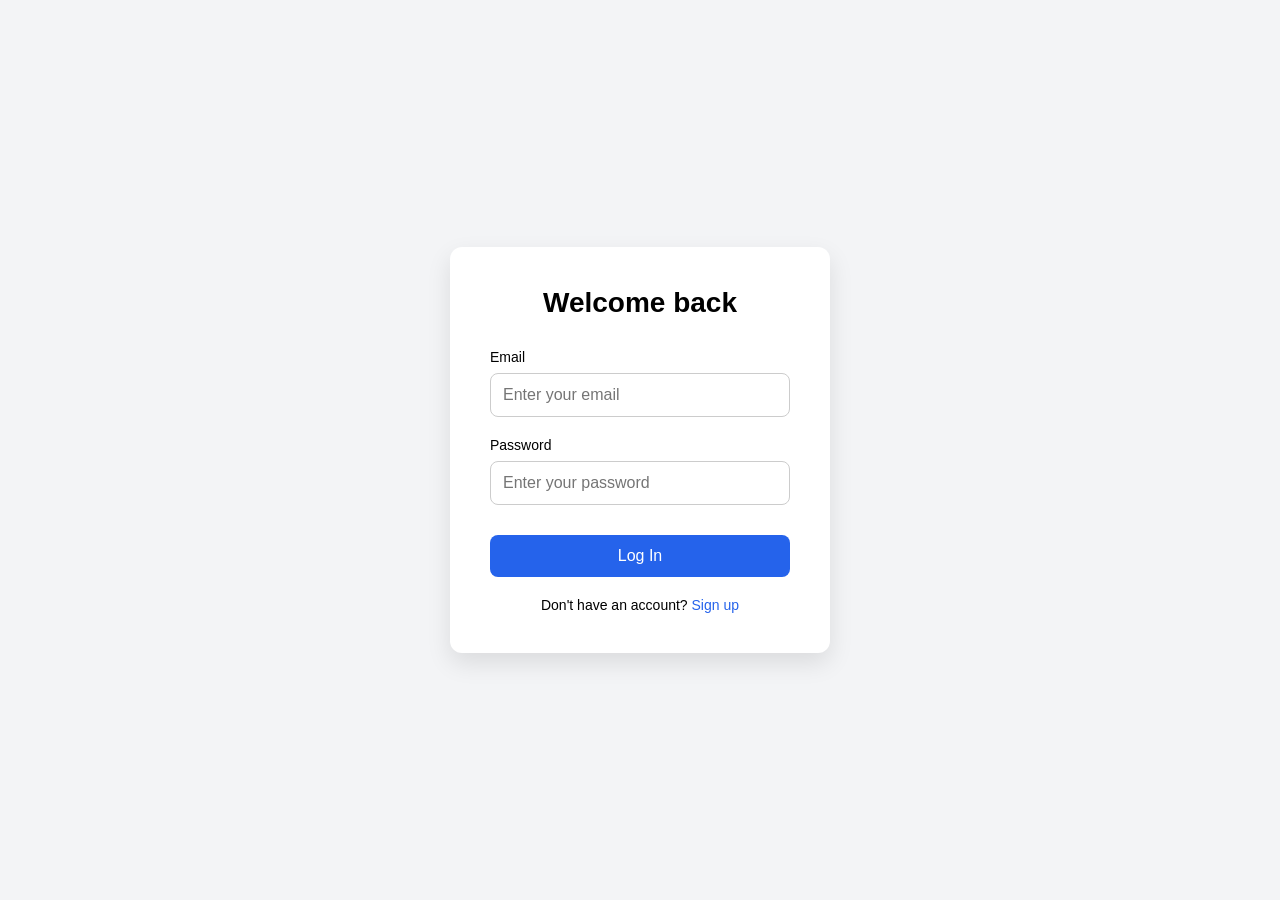
<file: index.html>
<!doctype html>
<html lang="en">
  <head>
    <meta charset="UTF-8" />
    <meta name="viewport" content="width=device-width, initial-scale=1.0" />
    <title>Log In</title>

    <link rel="stylesheet" href="./css/login.css" />
  </head>

  <body>
    <main class="login-container">
      <section class="login-card">
        <h1>Welcome back</h1>

        <form id="loginForm" class="login-form">
          <div class="form-group">
            <label for="email">Email</label>
            <input
              type="email"
              id="email"
              name="email"
              placeholder="Enter your email"
            />
            <small class="error" id="emailError"></small>
          </div>

          <div class="form-group">
            <label for="password">Password</label>
            <input
              type="password"
              id="password"
              name="password"
              placeholder="Enter your password"
            />
            <small class="error" id="passwordError"></small>
          </div>

          <button type="submit" class="login-btn">Log In</button>
          <p class="error" id="loginError"></p>
          <p class="signup-text">
            Don't have an account?
            <a href="./html/signup.html">Sign up</a>
          </p>
        </form>
      </section>
    </main>
    <script src="./js/guard.js" defer></script>
    <script src="./js/login.js" defer></script>
  </body>
</html>
</file>
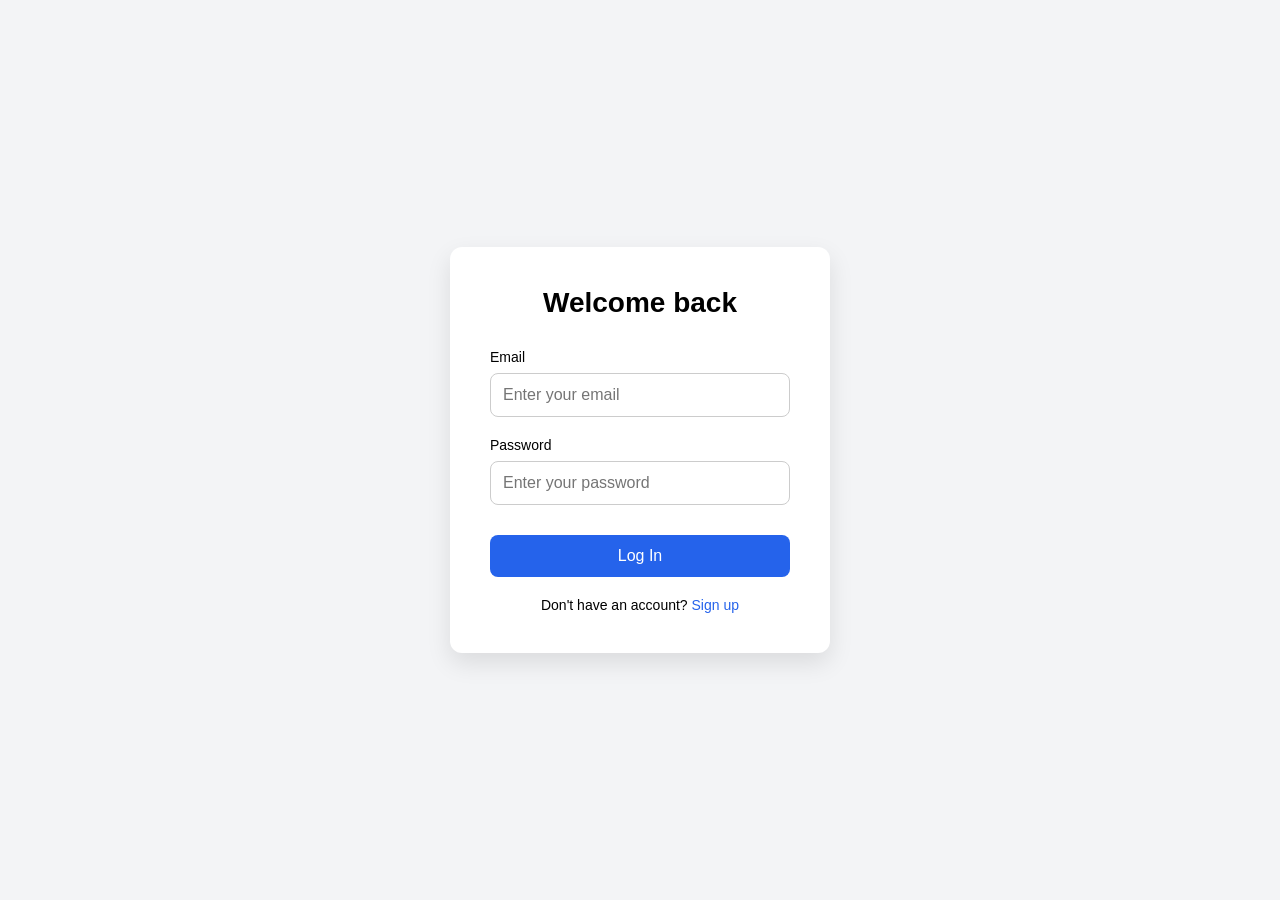
<file: html/index.html>
<!doctype html>
<html lang="en">
  <head>
    <meta charset="UTF-8" />
    <meta name="viewport" content="width=device-width, initial-scale=1.0" />
    <title>Log In</title>

    <link rel="stylesheet" href="../css/login.css" />
  </head>

  <body>
    <main class="login-container">
      <section class="login-card">
        <h1>Welcome back</h1>

        <form id="loginForm" class="login-form">
          <div class="form-group">
            <label for="email">Email</label>
            <input
              type="email"
              id="email"
              name="email"
              placeholder="Enter your email"
            />
            <small class="error" id="emailError"></small>
          </div>

          <div class="form-group">
            <label for="password">Password</label>
            <input
              type="password"
              id="password"
              name="password"
              placeholder="Enter your password"
            />
            <small class="error" id="passwordError"></small>
          </div>

          <button type="submit" class="login-btn">Log In</button>
          <p class="error" id="loginError"></p>
          <p class="signup-text">
            Don't have an account?
            <a href="../html/signup.html">Sign up</a>
          </p>
        </form>
      </section>
    </main>
    <script src="../js/guard.js" defer></script>
    <script src="../js/login.js" defer></script>
  </body>
</html>
</file>
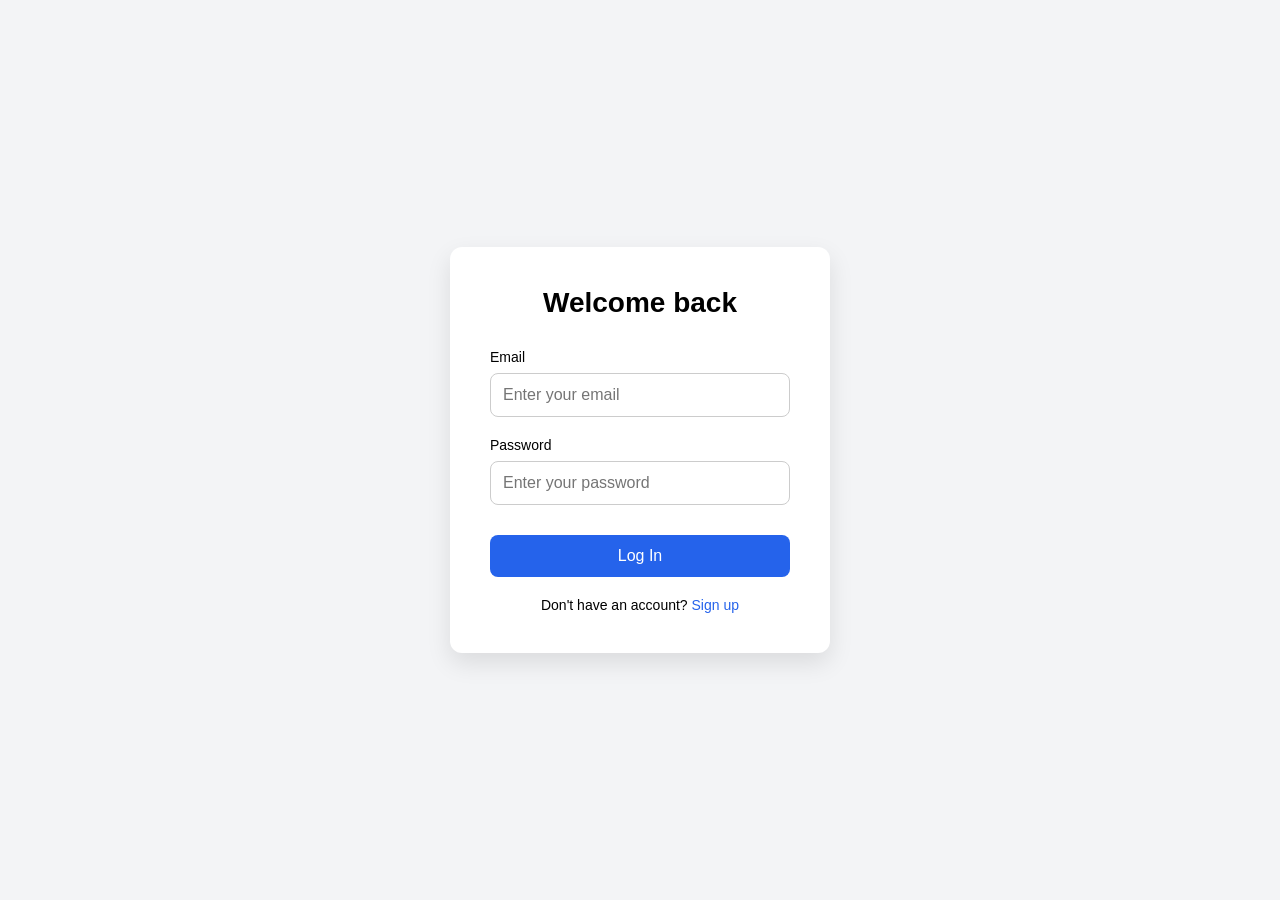
<file: html/client-details.html>
<!doctype html>
<html lang="en">
  <head>
    <meta charset="UTF-8" />
    <meta name="viewport" content="width=device-width, initial-scale=1.0" />
    <title>Client Details</title>
    <link rel="stylesheet" href="../css/client-details.css" />
    <link rel="stylesheet" href="../css/theme.css" />
  </head>

  <body>
    <header class="site-header">
      <a class="brand" href="dashboard.html">
        <span class="brand-mark">10X</span>
        <span>CRM</span>
      </a>

      <nav class="main-nav">
        <a href="dashboard.html">Dashboard</a>
        <a class="active" href="clients.html">Clients</a>
        <a href="profile.html">Profile</a>
      </nav>
      <button id="themeToggle" class="theme-toggle" type="button">🌙</button>
      <button id="logoutButton" class="logout-button">Log out</button>
    </header>

    <main class="details-page">
      <a id="backToClients" class="back-link" href="../html/clients.html">
        ← Back to clients
      </a>

      <section class="client-profile-card">
        <div class="client-main-info">
          <img id="clientAvatar" class="client-avatar" src="" alt="" />

          <div>
            <h1 id="clientName">Client name</h1>
            <p id="clientCompany" class="company-name">Company</p>
          </div>
        </div>

        <span id="clientStatus" class="status-badge">Lead</span>
      </section>

      <section class="details-grid">
        <article class="details-card">
          <h2>Contact information</h2>

          <div class="detail-row">
            <span>Email</span>
            <p id="clientEmail">—</p>
          </div>

          <div class="detail-row">
            <span>Phone</span>
            <p id="clientPhone">—</p>
          </div>

          <div class="detail-row">
            <span>Added</span>
            <p id="clientCreatedAt">—</p>
          </div>
        </article>

        <article class="details-card">
          <h2>Deal information</h2>

          <div class="detail-row">
            <span>Deal value</span>
            <p id="clientDealValue" class="deal-value">—</p>
          </div>

          <div class="detail-row">
            <span>Current status</span>
            <p id="clientStatusText">—</p>
          </div>
        </article>
      </section>

      <section class="notes-card">
        <h2>Notes</h2>

        <form id="noteForm" class="note-form">
          <textarea
            id="noteInput"
            placeholder="Write a note about this client..."
          ></textarea>
          <small id="noteError" class="error"></small>

          <button type="submit" class="add-note-button">Add note</button>
        </form>

        <div id="notesList" class="notes-list"></div>
      </section>
      <section class="reminder-section">
        <h2>Set Reminder</h2>

        <form id="reminderForm" novalidate>
          <div class="form-group">
            <label for="reminderText">Reminder message</label>
            <input
              type="text"
              id="reminderText"
              placeholder="For example: Call this client"
            />
          </div>

          <div class="form-group">
            <label for="reminderSeconds">Show reminder after seconds</label>
            <input
              type="number"
              id="reminderSeconds"
              min="1"
              placeholder="10"
            />
          </div>

          <small class="error" id="reminderError"></small>

          <button type="submit" class="save-button">Set Reminder</button>
          <p class="success" id="reminderSuccess"></p>
        </form>
      </section>

      <p id="reminderToast" class="reminder-toast hidden"></p>
    </main>
    <script src="../js/theme.js" defer></script>
    <script src="../js/guard.js" defer></script>
    <script src="../js/data.js" defer></script>
    <script src="../js/client-details.js" defer></script>
  </body>
</html>
</file>
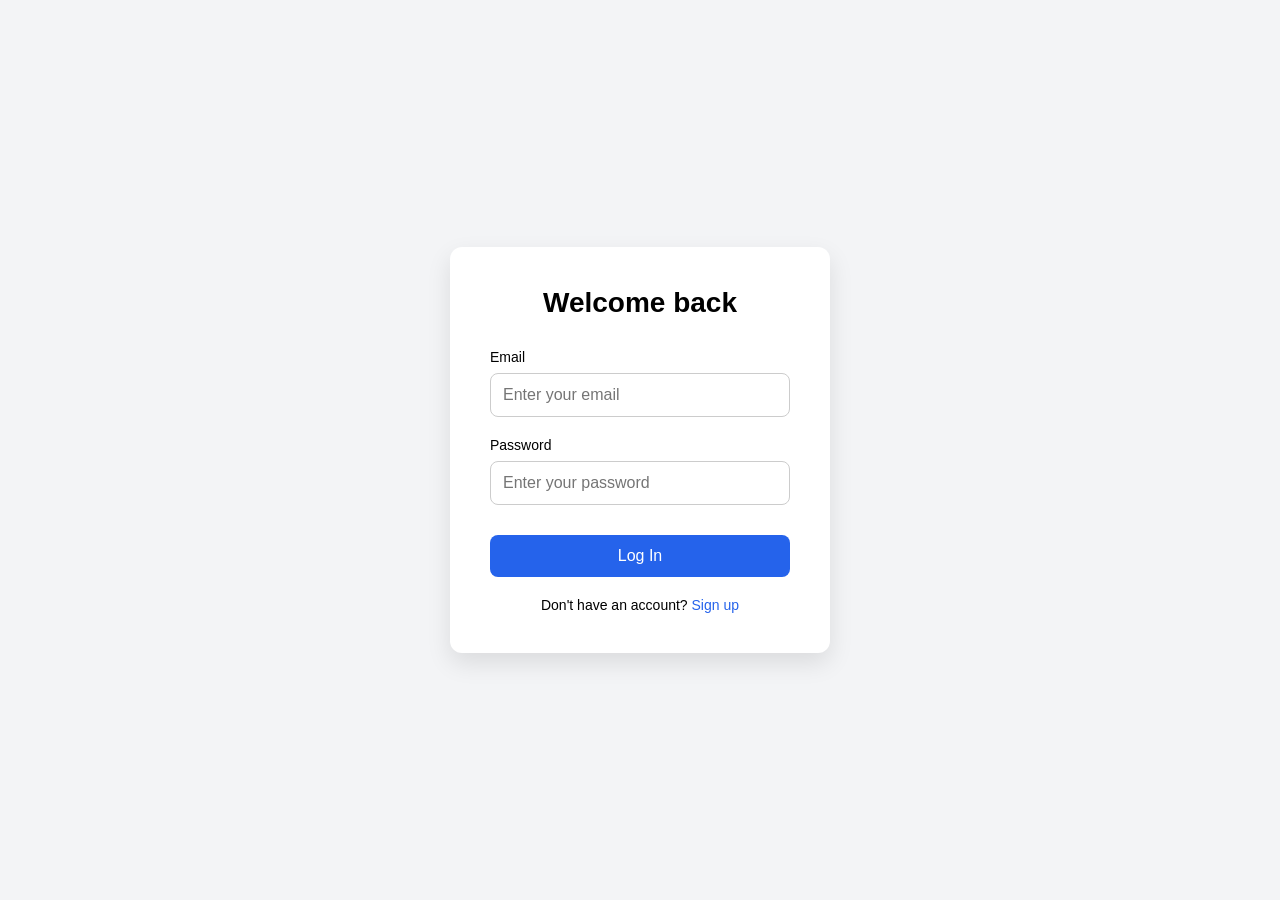
<file: html/clients.html>
<!doctype html>
<html lang="en">
  <head>
    <meta charset="UTF-8" />
    <meta name="viewport" content="width=device-width, initial-scale=1.0" />
    <title>10X CRM | Clients</title>

    <link rel="stylesheet" href="../css/clients.css" />
    <link rel="stylesheet" href="../css/theme.css" />
  </head>

  <body>
    <header class="site-header">
      <a class="brand" href="dashboard.html">
        <span class="brand-mark">10X</span>
        <span>CRM</span>
      </a>

      <nav class="main-nav">
        <a href="dashboard.html">Dashboard</a>
        <a class="active" href="clients.html">Clients</a>
        <a href="profile.html">Profile</a>
      </nav>
      <button id="themeToggle" class="theme-toggle" type="button">🌙</button>
      <button id="logoutButton" class="logout-button">Log out</button>
    </header>

    <main class="clients-page">
      <section class="page-heading">
        <div>
          <p class="eyebrow">CUSTOMER RELATIONSHIP MANAGEMENT</p>
          <h1>Clients</h1>
          <p class="page-description">
            Manage your clients and track every deal in one place.
          </p>
        </div>

        <button id="addClientButton" class="add-client-button" type="button">
          + Add Client
        </button>
      </section>

      <section class="toolbar">
        <div class="search-wrapper">
          <span class="search-icon">⌕</span>
          <input
            id="searchInput"
            type="text"
            placeholder="Search by name or company..."
          />
        </div>

        <div class="filter-chips" aria-label="Filter clients by status">
          <button class="filter-chip active" data-status="All" type="button">
            All
          </button>
          <button class="filter-chip" data-status="Lead" type="button">
            Lead
          </button>
          <button class="filter-chip" data-status="Contacted" type="button">
            Contacted
          </button>
          <button class="filter-chip" data-status="Won" type="button">
            Won
          </button>
          <button class="filter-chip" data-status="Lost" type="button">
            Lost
          </button>
        </div>

        <select id="sortSelect" class="sort-select">
          <option value="newest">Newest first</option>
          <option value="name">Name A-Z</option>
          <option value="dealValue">Deal value: high to low</option>
        </select>
      </section>

      <section id="clientsGrid" class="clients-grid">
        <p class="loading-text">Loading clients...</p>
      </section>
    </main>

    <div id="clientModal" class="modal hidden">
      <div class="modal-backdrop"></div>

      <section class="modal-card">
        <div class="modal-header">
          <div>
            <p class="eyebrow">NEW CLIENT</p>
            <h2>Add Client</h2>
          </div>

          <button id="closeModalButton" class="close-button" type="button">
            ×
          </button>
        </div>

        <form id="addClientForm" novalidate>
          <div class="form-grid">
            <div class="form-group">
              <label for="clientName">Name</label>
              <input id="clientName" type="text" placeholder="Client name" />
              <small id="clientNameError" class="error"></small>
            </div>

            <div class="form-group">
              <label for="clientEmail">Email</label>
              <input id="clientEmail" type="text" placeholder="Email address" />
              <small id="clientEmailError" class="error"></small>
            </div>

            <div class="form-group">
              <label for="clientPhone">Phone</label>
              <input
                id="clientPhone"
                type="text"
                placeholder="Phone (optional)"
              />
              <small id="clientPhoneError" class="error"></small>
            </div>

            <div class="form-group">
              <label for="clientCompany">Company</label>
              <input
                id="clientCompany"
                type="text"
                placeholder="Company (optional)"
              />
            </div>

            <div class="form-group">
              <label for="clientDealValue">Deal Value</label>
              <input id="clientDealValue" type="number" placeholder="5000" />
              <small id="clientDealValueError" class="error"></small>
            </div>

            <div class="form-group">
              <label for="clientStatus">Status</label>
              <select id="clientStatus">
                <option value="Lead">Lead</option>
                <option value="Contacted">Contacted</option>
                <option value="Won">Won</option>
                <option value="Lost">Lost</option>
              </select>
            </div>
          </div>

          <div class="modal-actions">
            <button id="cancelModalButton" class="cancel-button" type="button">
              Cancel
            </button>
            <button class="save-button" type="submit">Save Client</button>
          </div>
        </form>
      </section>
    </div>

    <p id="toast" class="toast hidden"></p>
    <script src="../js/theme.js" defer></script>
    <script src="../js/guard.js" defer></script>
    <script src="../js/data.js" defer></script>
    <script src="../js/clients.js" defer></script>
  </body>
</html>
</file>
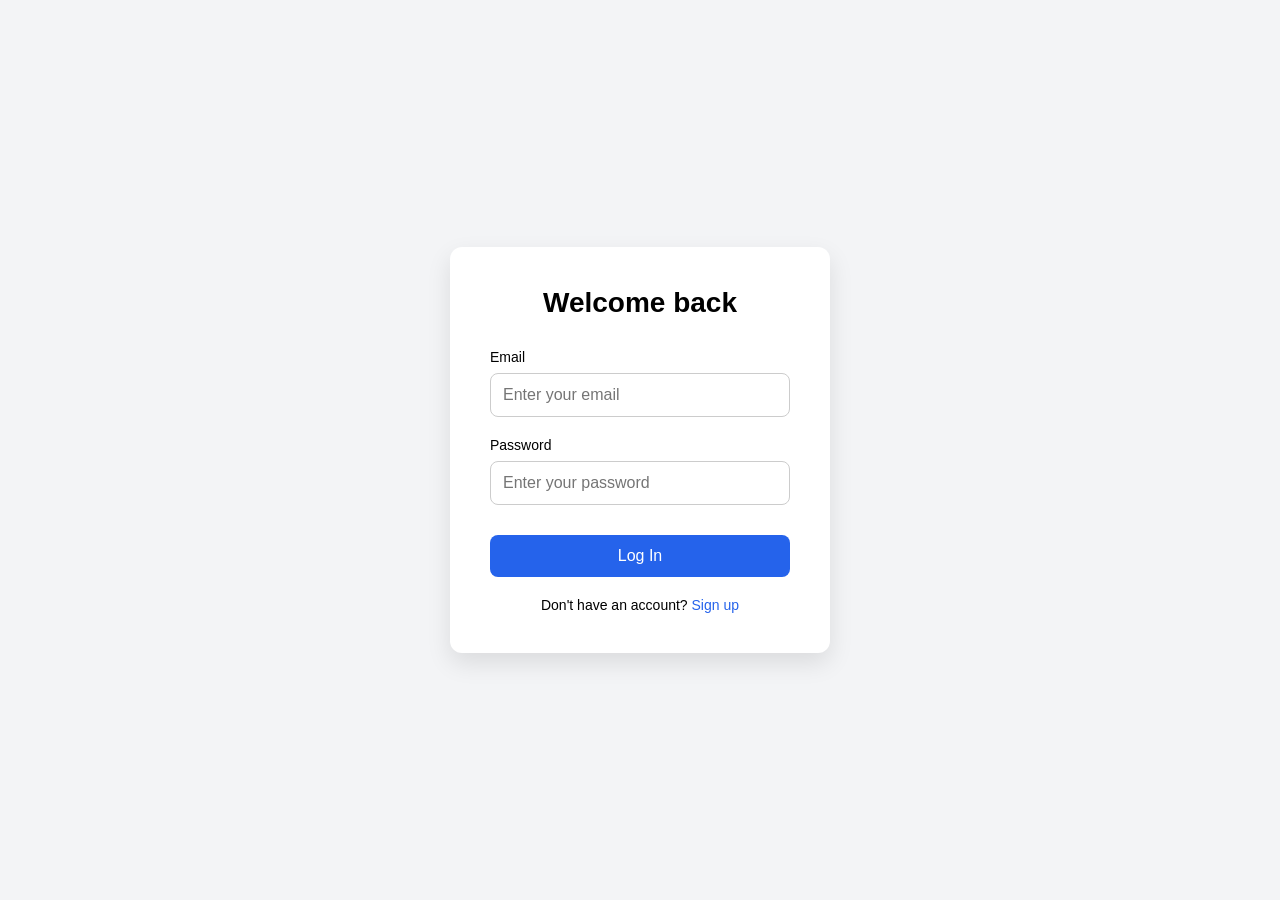
<file: html/dashboard.html>
<!doctype html>
<html lang="en">
  <head>
    <meta charset="UTF-8" />
    <meta name="viewport" content="width=device-width, initial-scale=1.0" />
    <title>10X CRM | Dashboard</title>

    <link rel="stylesheet" href="../css/dashboard.css" />
    <link rel="stylesheet" href="../css/theme.css" />
  </head>

  <body>
    <header class="site-header">
      <a class="brand" href="dashboard.html">
        <span class="brand-mark">10X</span>
        <span>CRM</span>
      </a>

      <nav class="main-nav">
        <a class="active" href="dashboard.html">Dashboard</a>
        <a href="clients.html">Clients</a>
        <a href="profile.html">Profile</a>
      </nav>
      <button id="themeToggle" class="theme-toggle" type="button">🌙</button>
      <button id="logoutButton" class="logout-button">Log out</button>
    </header>

    <main class="dashboard">
      <section class="welcome-bar">
        <div>
          <p class="eyebrow">YOUR WORKSPACE</p>
          <h1>Welcome back, <span id="welcomeName">there</span>!</h1>
        </div>

        <div class="live-clock">
          <span id="currentDate">Loading date...</span>
          <span class="clock-divider"></span>
          <span id="currentTime">Loading time...</span>
        </div>
      </section>

      <section class="stats-grid">
        <article class="stat-card">
          <span class="stat-icon clients-icon">◉</span>
          <p>Total Clients</p>
          <strong id="totalClients">0</strong>
          <small>All clients in your CRM</small>
        </article>

        <article class="stat-card">
          <span class="stat-icon deals-icon">↗</span>
          <p>Active Deals</p>
          <strong id="activeDeals">0</strong>
          <small>Lead and contacted clients</small>
        </article>

        <article class="stat-card">
          <span class="stat-icon revenue-icon">$</span>
          <p>Won Revenue</p>
          <strong id="wonRevenue">$0</strong>
          <small>Value from won deals</small>
        </article>

        <article class="stat-card">
          <span class="stat-icon new-icon">✦</span>
          <p>New This Week</p>
          <strong id="newThisWeek">0</strong>
          <small>Clients added in 7 days</small>
        </article>
      </section>

      <section class="dashboard-grid">
        <article class="panel">
          <div class="panel-heading">
            <div>
              <p class="eyebrow">SALES FLOW</p>
              <h2>Pipeline Overview</h2>
            </div>
          </div>

          <div class="pipeline-list">
            <div class="pipeline-row">
              <div class="pipeline-label">
                <span class="dot lead"></span>Lead
              </div>
              <strong id="leadCount">0</strong>
              <div class="progress-track">
                <span id="leadProgress" class="progress lead-progress"></span>
              </div>
            </div>

            <div class="pipeline-row">
              <div class="pipeline-label">
                <span class="dot contacted"></span>Contacted
              </div>
              <strong id="contactedCount">0</strong>
              <div class="progress-track">
                <span
                  id="contactedProgress"
                  class="progress contacted-progress"
                ></span>
              </div>
            </div>

            <div class="pipeline-row">
              <div class="pipeline-label"><span class="dot won"></span>Won</div>
              <strong id="wonCount">0</strong>
              <div class="progress-track">
                <span id="wonProgress" class="progress won-progress"></span>
              </div>
            </div>

            <div class="pipeline-row">
              <div class="pipeline-label">
                <span class="dot lost"></span>Lost
              </div>
              <strong id="lostCount">0</strong>
              <div class="progress-track">
                <span id="lostProgress" class="progress lost-progress"></span>
              </div>
            </div>
          </div>
        </article>

        <article class="panel recent-panel">
          <div class="panel-heading">
            <div>
              <p class="eyebrow">LATEST ACTIVITY</p>
              <h2>Recent Clients</h2>
            </div>

            <span class="count-pill">Last 5</span>
          </div>

          <div id="recentClients" class="recent-clients">
            <p class="empty-state">No clients added yet.</p>
          </div>

          <a class="view-all-link" href="clients.html">
            View all clients <span>→</span>
          </a>
        </article>
      </section>
    </main>
    <script src="../js/theme.js" defer></script>
    <script src="../js/guard.js" defer></script>
    <script src="../js/data.js" defer></script>
    <script src="../js/dashboard.js" defer></script>
  </body>
</html>
</file>
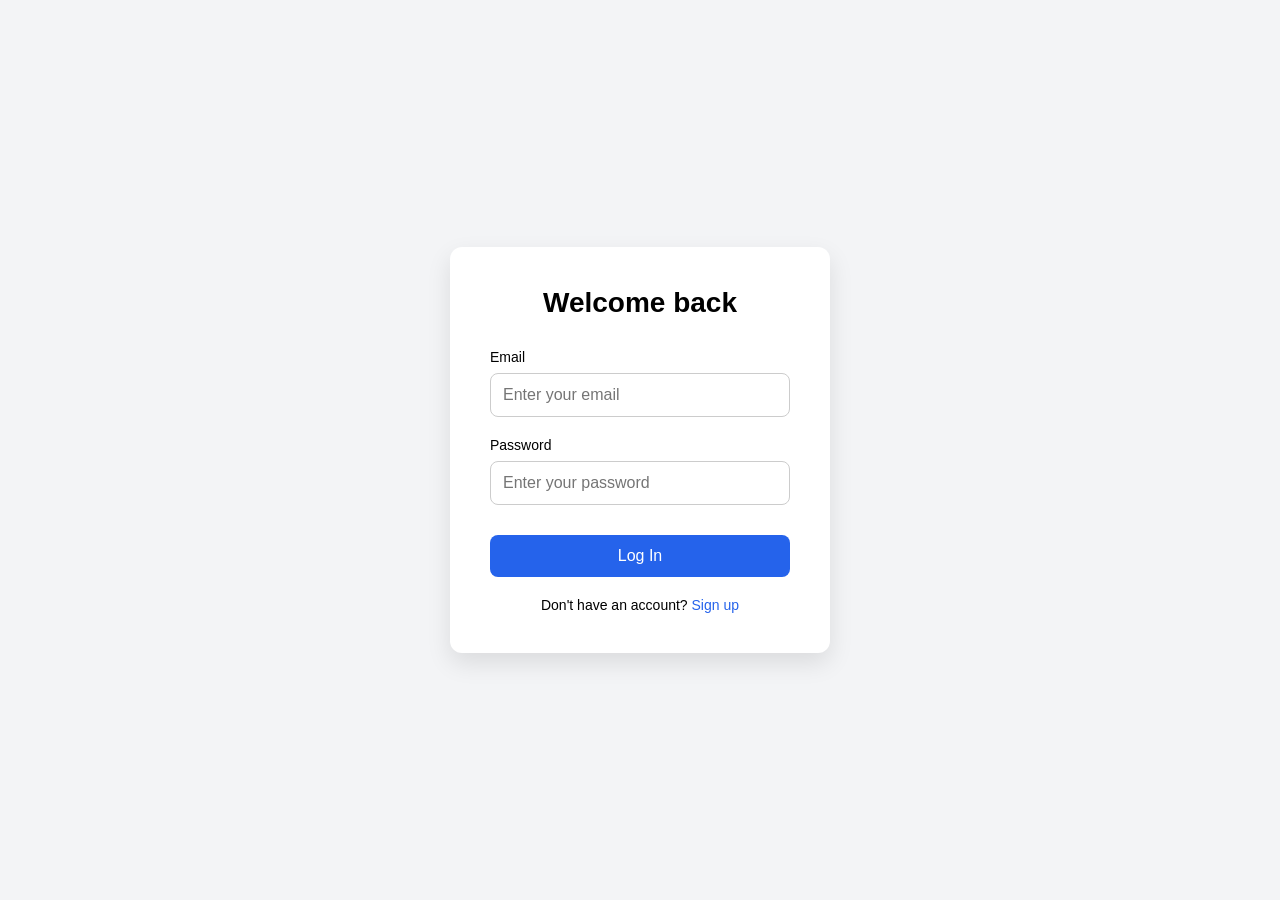
<file: html/profile.html>
<!doctype html>
<html lang="en">
  <head>
    <meta charset="UTF-8" />
    <meta name="viewport" content="width=device-width, initial-scale=1.0" />
    <title>10X CRM | Profile</title>

    <link rel="stylesheet" href="../css/profile.css" />
    <link rel="stylesheet" href="../css/theme.css" />
  </head>

  <body>
    <header class="site-header">
      <a class="brand" href="dashboard.html">
        <span class="brand-mark">10X</span>
        <span>CRM</span>
      </a>

      <nav class="main-nav">
        <a href="../html/dashboard.html">Dashboard</a>
        <a href="../html/clients.html">Clients</a>
        <a href="../html/profile.html" class="active">Profile</a>
      </nav>

      <button id="themeToggle" class="theme-toggle" type="button">🌙</button>
      <button id="logoutButton" class="logout-button">Log out</button>
    </header>

    <main class="profile-page">
      <section class="profile-card">
        <div class="profile-heading">
          <div class="profile-avatar" id="profileAvatar">U</div>

          <div>
            <h1>Your profile</h1>
            <p>Manage your account information</p>
          </div>
        </div>

        <form id="profileForm" novalidate>
          <div class="form-group">
            <label for="profileFullName">Full Name</label>
            <input id="profileFullName" type="text" />
            <small id="profileFullNameError" class="error"></small>
          </div>

          <div class="form-group">
            <label for="profileEmail">Email</label>
            <input id="profileEmail" type="email" readonly />
          </div>

          <div class="form-group">
            <label for="profileCompany">Company</label>
            <input id="profileCompany" type="text" />
          </div>

          <div class="form-group">
            <label for="profileCreatedAt">Account created</label>
            <input id="profileCreatedAt" type="text" readonly />
          </div>

          <button type="submit" class="save-button">Save changes</button>
          <p id="profileSuccess" class="success"></p>
        </form>
        <section class="password-section">
          <h2>Change Password</h2>

          <form id="changePasswordForm" novalidate>
            <div class="form-group">
              <label for="currentPassword">Current Password</label>
              <input type="password" id="currentPassword" />
              <small class="error" id="currentPasswordError"></small>
            </div>

            <div class="form-group">
              <label for="newPassword">New Password</label>
              <input type="password" id="newPassword" />
              <small class="error" id="newPasswordError"></small>
            </div>

            <div class="form-group">
              <label for="confirmNewPassword">Confirm New Password</label>
              <input type="password" id="confirmNewPassword" />
              <small class="error" id="confirmNewPasswordError"></small>
            </div>

            <button type="submit" class="save-button">Change Password</button>
            <p class="success" id="passwordSuccess"></p>
          </form>
        </section>

        <section class="reset-section">
          <h2>Reset CRM Data</h2>
          <p>
            This will remove all saved clients and restore the original client
            data.
          </p>

          <button type="button" id="resetDataButton" class="reset-data-button">
            Reset CRM Data
          </button>
        </section>
      </section>
    </main>
    <script src="../js/theme.js" defer></script>
    <script src="../js/guard.js" defer></script>
    <script src="../js/profile.js" defer></script>
  </body>
</html>
</file>
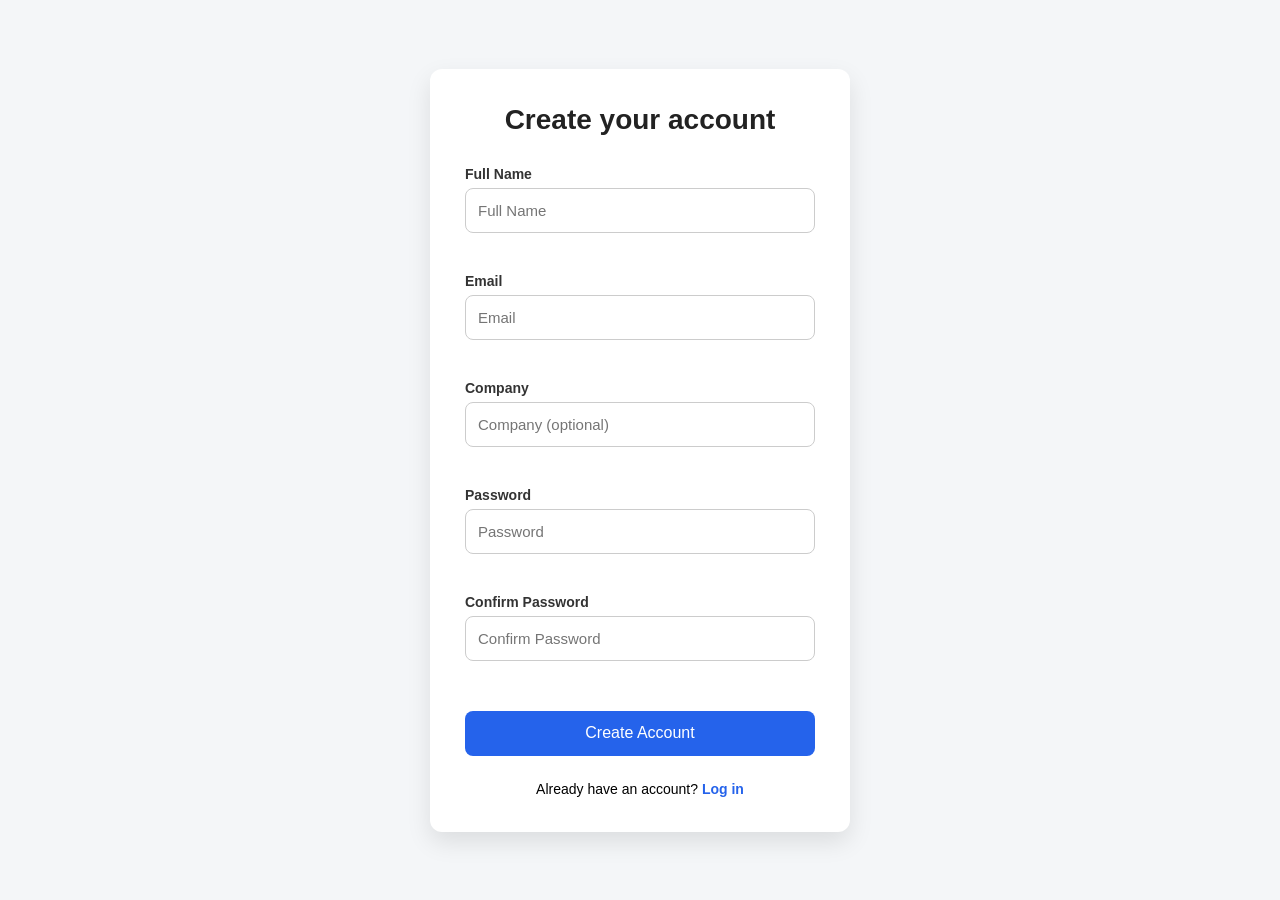
<file: html/signup.html>
<!doctype html>
<html lang="en">
  <head>
    <meta charset="UTF-8" />
    <meta name="viewport" content="width=device-width, initial-scale=1.0" />
    <title>Create Account</title>

    <link rel="stylesheet" href="../css/style.css" />
  </head>

  <body>
    <main class="page">
      <section class="signup-card">
        <h1>Create your account</h1>

        <form id="signupForm">
          <div class="input-group">
            <label for="fullName">Full Name</label>
            <input type="text" id="fullName" placeholder="Full Name" />
            <small class="error" id="fullNameError"></small>
          </div>

          <div class="input-group">
            <label for="email">Email</label>
            <input type="text" id="email" placeholder="Email" />
            <small class="error" id="emailError"></small>
          </div>

          <div class="input-group">
            <label for="company">Company</label>
            <input type="text" id="company" placeholder="Company (optional)" />
            <small class="error" id="companyError"></small>
          </div>

          <div class="input-group">
            <label for="password">Password</label>
            <input type="password" id="password" placeholder="Password" />
            <small class="error" id="passwordError"></small>
          </div>

          <div class="input-group">
            <label for="confirmPassword">Confirm Password</label>
            <input
              type="password"
              id="confirmPassword"
              placeholder="Confirm Password"
            />
            <small class="error" id="confirmPasswordError"></small>
          </div>

          <button type="submit">Create Account</button>
        </form>

        <p id="successMessage" class="success"></p>

        <p class="login-link">
          Already have an account?
          <a href="../index.html">Log in</a>
        </p>
      </section>
    </main>
    <script src="../js/guard.js" defer></script>
    <script src="../js/auth.js" defer></script>
  </body>
</html>
</file>
<file: css/login.css>
* {
  margin: 0;
  padding: 0;
  box-sizing: border-box;
}

body {
  min-height: 100vh;
  display: flex;
  justify-content: center;
  align-items: center;

  background-color: #f3f4f6;

  font-family: Arial, sans-serif;
}

.login-card {
  width: 380px;

  background-color: white;

  padding: 40px;

  border-radius: 12px;

  box-shadow: 0 10px 25px rgba(0, 0, 0, 0.1);
}

.login-card h1 {
  text-align: center;

  margin-bottom: 30px;

  font-size: 28px;
}

.form-group {
  display: flex;

  flex-direction: column;

  margin-bottom: 20px;
}

.form-group label {
  margin-bottom: 8px;

  font-size: 14px;
}

.form-group input {
  padding: 12px;

  border: 1px solid #ccc;

  border-radius: 8px;

  font-size: 16px;
}

.form-group input:focus {
  outline: none;

  border-color: #2563eb;
}

.login-btn {
  width: 100%;

  padding: 12px;

  margin-top: 10px;

  border: none;

  border-radius: 8px;

  background-color: #2563eb;

  color: white;

  font-size: 16px;

  cursor: pointer;
}

.login-btn:hover {
  background-color: #1d4ed8;
}

.signup-text {
  text-align: center;

  margin-top: 20px;

  font-size: 14px;
}

.signup-text a {
  color: #2563eb;

  text-decoration: none;
}

.signup-text a:hover {
  text-decoration: underline;
}
</file>
<file: css/client-details.css>
:root {
  --primary: #315be8;
  --primary-soft: #edf1ff;
  --ink: #17233b;
  --muted: #6f7d92;
  --line: #dde4ef;
  --page: #f5f7fb;
  --white: #ffffff;
}

* {
  box-sizing: border-box;
}

body {
  margin: 0;
  background: var(--page);
  color: var(--ink);
  font-family: Arial, sans-serif;
}

.site-header {
  position: sticky;
  top: 0;
  z-index: 1000;
  min-height: 72px;
  padding: 0 6vw;
  display: flex;
  align-items: center;
  gap: 42px;
  background: var(--surface);
  border-bottom: 1px solid var(--line);
}

.brand {
  display: inline-flex;
  align-items: center;
  gap: 8px;
  color: #102144;
  font-weight: bold;
  text-decoration: none;
}

.brand-mark {
  padding: 5px 7px;
  border-radius: 7px;
  background: var(--primary);
  color: white;
  font-size: 0.78rem;
}

.main-nav {
  display: flex;
  align-self: stretch;
  gap: 28px;
}

.main-nav a {
  position: relative;
  display: flex;
  align-items: center;
  color: var(--muted);
  font-size: 0.92rem;
  font-weight: bold;
  text-decoration: none;
}

.main-nav .active,
.main-nav a:hover {
  color: var(--primary);
}

.main-nav .active::after {
  position: absolute;
  right: 0;
  bottom: 0;
  left: 0;
  height: 3px;
  border-radius: 3px 3px 0 0;
  background: var(--primary);
  content: "";
}

.logout-button {
  margin-left: 0;
  padding: 10px 16px;
  border: 1px solid #d9e0ec;
  border-radius: 8px;
  background: white;
  color: #40506b;
  font-size: 0.88rem;
  font-weight: bold;
}

.details-page {
  width: min(100% - 40px, 1000px);
  margin: 36px auto 60px;
}

.back-link {
  display: inline-block;
  margin-bottom: 18px;
  color: var(--primary);
  font-size: 0.9rem;
  font-weight: 700;
  text-decoration: none;
}

.client-profile-card,
.details-card,
.notes-card {
  border: 1px solid var(--line);
  border-radius: 16px;
  background: var(--white);
  box-shadow: 0 6px 18px rgba(28, 48, 78, 0.05);
}

.client-profile-card {
  display: flex;
  align-items: center;
  justify-content: space-between;
  gap: 20px;
  padding: 26px;
  margin-bottom: 18px;
}

.client-main-info {
  display: flex;
  align-items: center;
  gap: 16px;
}

.client-avatar {
  width: 76px;
  height: 76px;
  border-radius: 50%;
  object-fit: cover;
  background: #e8edf6;
}

.client-main-info h1 {
  margin: 0 0 7px;
  font-size: 1.55rem;
}

.company-name {
  margin: 0;
  color: var(--muted);
}

.status-badge {
  min-width: 80px;
  padding: 7px 12px;
  border-radius: 999px;
  background: var(--primary-soft);
  color: var(--primary);
  font-size: 0.8rem;
  font-weight: 800;
  text-align: center;
}

.details-grid {
  display: grid;
  grid-template-columns: repeat(2, 1fr);
  gap: 18px;
  margin-bottom: 18px;
}

.details-card,
.notes-card {
  padding: 22px;
}

.details-card h2,
.notes-card h2 {
  margin: 0 0 18px;
  font-size: 1rem;
}

.detail-row {
  display: flex;
  justify-content: space-between;
  gap: 16px;
  padding: 13px 0;
  border-bottom: 1px solid var(--line);
}

.detail-row:last-child {
  border-bottom: 0;
  padding-bottom: 0;
}

.detail-row span {
  color: var(--muted);
  font-size: 0.88rem;
}

.detail-row p {
  margin: 0;
  text-align: right;
  font-size: 0.9rem;
  font-weight: 700;
}

.deal-value {
  color: #16803c;
}

.note-form {
  display: flex;
  flex-direction: column;
  gap: 10px;
}

.note-form textarea {
  width: 100%;
  min-height: 100px;
  resize: vertical;
  padding: 12px;
  border: 1px solid var(--line);
  border-radius: 10px;
  color: var(--ink);
  font: inherit;
}

.note-form textarea:focus {
  outline: 2px solid #b9c7ff;
  border-color: var(--primary);
}

.error {
  min-height: 16px;
  color: #c53030;
  font-size: 0.8rem;
}

.add-note-button {
  align-self: flex-end;
  border: 0;
  border-radius: 9px;
  padding: 10px 15px;
  background: var(--primary);
  color: #fff;
  cursor: pointer;
  font-weight: 700;
}

.notes-list {
  display: flex;
  flex-direction: column;
  gap: 10px;
  margin-top: 22px;
}

.note-item {
  position: relative;
  padding-right: 70px;
  padding: 13px;
  border-radius: 10px;
  background: #f7f9fd;
}

.note-item p {
  margin: 0 0 7px;
  line-height: 1.45;
}

.note-item small {
  color: var(--muted);
}

@media (max-width: 650px) {
  .navbar {
    gap: 14px;
    padding: 0 20px;
  }

  .nav-links {
    gap: 12px;
  }

  .details-page {
    width: min(100% - 28px, 1000px);
    margin-top: 24px;
  }

  .details-grid {
    grid-template-columns: 1fr;
  }

  .client-profile-card {
    align-items: flex-start;
    flex-direction: column;
  }
}

.delete-note-button {
  position: absolute;
  right: 13px;
  bottom: 13px;
  border: 0;
  padding: 0;
  background: transparent;
  color: #c53030;
  cursor: pointer;
  font-size: 0.78rem;
  font-weight: 700;
}

.delete-note-button:hover {
  text-decoration: underline;
}

.theme-toggle {
  width: 38px;
  height: 38px;
  margin-left: auto;
  border: 1px solid var(--line);
  border-radius: 8px;
  background: var(--white);
  color: var(--ink);
  cursor: pointer;
  font-size: 1rem;
}

.theme-toggle:hover {
  background: var(--primary-soft);
}

.reminder-section {
  padding: 22px;
  margin-top: 18px;
  border: 1px solid var(--line);
  border-radius: 16px;
  background: var(--white);
  box-shadow: 0 6px 18px rgba(28, 48, 78, 0.05);
}

.reminder-section h2 {
  margin: 0 0 18px;
  font-size: 1.1rem;
}

.form-group {
  display: flex;
  flex-direction: column;
  gap: 7px;
  margin-bottom: 16px;
}

.form-group label {
  font-size: 0.88rem;
  font-weight: 700;
}

.form-group input {
  width: 100%;
  padding: 11px 12px;
  border: 1px solid var(--line);
  border-radius: 9px;
  background: var(--white);
  color: var(--ink);
  font: inherit;
}

.form-group input:focus {
  border-color: var(--primary);
  outline: 2px solid #b9c7ff;
}

.save-button {
  width: 100%;
  padding: 11px;
  border: 0;
  border-radius: 9px;
  background: var(--primary);
  color: #ffffff;
  cursor: pointer;
  font: inherit;
  font-weight: 700;
}

.save-button:hover {
  background: #264bd0;
}

.success {
  min-height: 18px;
  margin: 12px 0 0;
  color: #16803c;
  font-size: 0.85rem;
  font-weight: 700;
  text-align: center;
}

.reminder-toast {
  position: fixed;
  right: 24px;
  bottom: 24px;
  z-index: 2000;
  max-width: 320px;
  padding: 14px 18px;
  border-radius: 10px;
  background: var(--primary);
  color: #ffffff;
  font-weight: 700;
  box-shadow: 0 8px 20px rgba(23, 35, 59, 0.2);
}

.hidden {
  display: none;
}
</file>
<file: css/theme.css>
body.dark-theme {
  --page: #101726;
  --white: #182235;
  --surface: #182235;
  --ink: #edf2ff;
  --muted: #aab6cb;
  --line: #2d3a52;
  --primary-soft: #1e315d;

  background: var(--page);
  color: var(--ink);
}

body.dark-theme .navbar,
body.dark-theme .site-header,
body.dark-theme .signup-card,
body.dark-theme .login-card,
body.dark-theme .profile-card,
body.dark-theme .client-profile-card,
body.dark-theme .details-card,
body.dark-theme .notes-card,
body.dark-theme .client-card,
body.dark-theme .stat-card,
body.dark-theme .pipeline-card,
body.dark-theme .recent-card,
body.dark-theme .modal-card {
  border-color: var(--line);
  background: var(--white);
  color: var(--ink);
}

body.dark-theme input,
body.dark-theme textarea,
body.dark-theme select {
  border-color: var(--line);
  background: #111a2b;
  color: var(--ink);
}

body.dark-theme input[readonly] {
  background: #111a2b;
  color: var(--muted);
}

body.dark-theme .theme-toggle,
body.dark-theme .logout-button {
  border-color: var(--line);
  background: #111a2b;
  color: var(--ink);
}

body.dark-theme .client-company,
body.dark-theme .company-name,
body.dark-theme .client-identity p,
body.dark-theme .detail-row span,
body.dark-theme .note-item small {
  color: var(--muted);
}

body.dark-theme .note-item {
  background: #111a2b;
}

body.dark-theme .client-details {
  border-color: var(--line);
}

body.dark-theme section:has(#welcomeName) {
  border-color: var(--line);
  background: var(--white);
}

body.dark-theme #welcomeName {
  color: var(--ink);
}

body.dark-theme #currentDate,
body.dark-theme #currentTime {
  color: var(--muted);
}

body.dark-theme .brand {
  color: var(--ink);
}
</file>
<file: css/clients.css>
:root {
  --page: #f5f7fb;
  --surface: #ffffff;
  --ink: #15233d;
  --muted: #6e7d97;
  --line: #e5eaf2;
  --primary: #315efb;
  --primary-soft: #edf1ff;
  --green: #159c6b;
  --amber: #ce8a13;
  --red: #d94c61;
  --shadow: 0 12px 32px rgb(20 37 63 / 7%);
}

* {
  box-sizing: border-box;
}

body {
  margin: 0;
  background: var(--page);
  color: var(--ink);
  font-family: Arial, sans-serif;
}

button,
input,
select {
  font: inherit;
}

button {
  cursor: pointer;
}

.site-header {
  position: sticky;
  top: 0;
  z-index: 1000;
  min-height: 72px;
  padding: 0 6vw;
  display: flex;
  align-items: center;
  gap: 42px;
  background: var(--surface);
  border-bottom: 1px solid var(--line);
}

.brand {
  display: inline-flex;
  align-items: center;
  gap: 8px;
  color: #102144;
  font-weight: bold;
  text-decoration: none;
}

.brand-mark {
  padding: 5px 7px;
  border-radius: 7px;
  background: var(--primary);
  color: white;
  font-size: 0.78rem;
}

.main-nav {
  display: flex;
  align-self: stretch;
  gap: 28px;
}

.main-nav a {
  position: relative;
  display: flex;
  align-items: center;
  color: var(--muted);
  font-size: 0.92rem;
  font-weight: bold;
  text-decoration: none;
}

.main-nav .active,
.main-nav a:hover {
  color: var(--primary);
}

.main-nav .active::after {
  position: absolute;
  right: 0;
  bottom: 0;
  left: 0;
  height: 3px;
  border-radius: 3px 3px 0 0;
  background: var(--primary);
  content: "";
}

.logout-button {
  margin-left: 0;
  padding: 10px 16px;
  border: 1px solid #d9e0ec;
  border-radius: 8px;
  background: white;
  color: #40506b;
  font-size: 0.88rem;
  font-weight: bold;
}

.clients-page {
  width: min(1180px, calc(100% - 48px));
  margin: 0 auto;
  padding: 44px 0 56px;
}

.page-heading {
  display: flex;
  align-items: flex-end;
  justify-content: space-between;
  gap: 20px;
  margin-bottom: 30px;
}

.eyebrow {
  margin: 0 0 7px;
  color: var(--primary);
  font-size: 0.69rem;
  font-weight: bold;
  letter-spacing: 0.1em;
}

h1 {
  margin: 0 0 8px;
  font-size: 2rem;
}

h2 {
  margin: 0;
  font-size: 1.35rem;
}

.page-description {
  margin: 0;
  color: var(--muted);
}

.add-client-button,
.save-button {
  padding: 12px 17px;
  border: none;
  border-radius: 8px;
  background: var(--primary);
  color: white;
  font-size: 0.9rem;
  font-weight: bold;
}

.add-client-button:hover,
.save-button:hover {
  background: #234ce0;
}

.toolbar {
  display: flex;
  align-items: center;
  gap: 14px;
  margin-bottom: 24px;
  padding: 14px;
  border: 1px solid var(--line);
  border-radius: 12px;
  background: var(--surface);
  box-shadow: var(--shadow);
}

.search-wrapper {
  position: relative;
  flex: 1;
  min-width: 220px;
}

.search-icon {
  position: absolute;
  top: 50%;
  left: 13px;
  color: var(--muted);
  font-size: 1.2rem;
  transform: translateY(-50%);
}

.search-wrapper input,
.sort-select,
.form-group input,
.form-group select {
  width: 100%;
  padding: 11px 12px;
  border: 1px solid #dce3ee;
  border-radius: 8px;
  outline: none;
}

.search-wrapper input {
  padding-left: 38px;
}

.search-wrapper input:focus,
.sort-select:focus,
.form-group input:focus,
.form-group select:focus {
  border-color: var(--primary);
  box-shadow: 0 0 0 3px rgb(49 94 251 / 12%);
}

.filter-chips {
  display: flex;
  gap: 7px;
}

.filter-chip {
  padding: 9px 11px;
  border: 1px solid #dde3ed;
  border-radius: 7px;
  background: white;
  color: #60708b;
  font-size: 0.78rem;
  font-weight: bold;
}

.filter-chip.active,
.filter-chip:hover {
  border-color: var(--primary);
  background: var(--primary-soft);
  color: var(--primary);
}

.sort-select {
  width: 190px;
  color: #40506b;
  background: white;
}

.clients-grid {
  display: flex;
  flex-direction: column;
  gap: 12px;
}

.loading-text {
  color: var(--muted);
}

.modal {
  position: fixed;
  z-index: 10;
  inset: 0;
  display: grid;
  place-items: center;
  padding: 20px;
}

.modal.hidden {
  display: none;
}

.modal-backdrop {
  position: absolute;
  inset: 0;
  background: rgb(15 27 48 / 50%);
}

.modal-card {
  position: relative;
  z-index: 1;
  width: min(620px, 100%);
  max-height: 90vh;
  overflow-y: auto;
  padding: 26px;
  border-radius: 16px;
  background: white;
  box-shadow: 0 24px 60px rgb(5 18 38 / 25%);
}

.modal-header {
  display: flex;
  align-items: flex-start;
  justify-content: space-between;
  margin-bottom: 24px;
}

.close-button {
  width: 34px;
  height: 34px;
  border: none;
  border-radius: 7px;
  background: #f2f5f9;
  color: #526078;
  font-size: 1.5rem;
}

.form-grid {
  display: grid;
  grid-template-columns: repeat(2, 1fr);
  gap: 18px;
}

.form-group {
  display: flex;
  flex-direction: column;
  gap: 7px;
}

.form-group label {
  color: #40506b;
  font-size: 0.82rem;
  font-weight: bold;
}

.error {
  min-height: 16px;
  color: var(--red);
  font-size: 0.74rem;
}

.modal-actions {
  display: flex;
  justify-content: flex-end;
  gap: 10px;
  margin-top: 25px;
}

.cancel-button {
  padding: 11px 16px;
  border: 1px solid #dce3ed;
  border-radius: 8px;
  background: white;
  color: #526078;
  font-weight: bold;
}

.toast {
  position: fixed;
  right: 24px;
  bottom: 24px;
  z-index: 20;
  padding: 12px 16px;
  border-radius: 10px;
  background: #16803c;
  color: #fff;
  font-weight: 700;
  box-shadow: 0 8px 20px rgba(0, 0, 0, 0.18);
}

.hidden {
  display: none;
}

.toast.show {
  opacity: 1;
  transform: translateY(0);
}

@media (max-width: 900px) {
  .toolbar {
    align-items: stretch;
    flex-wrap: wrap;
  }

  .filter-chips {
    order: 3;
    width: 100%;
    flex-wrap: wrap;
  }

  .sort-select {
    flex: 1;
  }

  .clients-grid {
    grid-template-columns: repeat(2, 1fr);
  }
}

@media (max-width: 620px) {
  .site-header {
    padding: 16px 20px;
    flex-wrap: wrap;
  }

  .main-nav {
    order: 3;
    width: 100%;
    height: 35px;
    gap: 24px;
  }

  .clients-page {
    width: calc(100% - 32px);
    padding-top: 28px;
  }

  .page-heading {
    align-items: flex-start;
    flex-direction: column;
  }

  .form-grid,
  .clients-grid {
    grid-template-columns: 1fr;
  }

  .add-client-button {
    width: 100%;
  }
}

/* clients cards css */
.client-card {
  display: flex;
  align-items: center;
  gap: 24px;
  padding: 16px 20px;
  border: 1px solid var(--line);
  border-radius: 14px;
  background: #fff;
  box-shadow: 0 4px 14px rgba(28, 48, 78, 0.05);
}

.client-header {
  display: flex;
  align-items: center;
  gap: 12px;
  flex: 1;
  min-width: 0;
}

.client-avatar {
  width: 46px;
  height: 46px;
  flex-shrink: 0;
  border-radius: 50%;
  object-fit: cover;
  background: #e8edf6;
}

.client-identity h3 {
  margin: 0 0 4px;
  color: var(--ink);
  font-size: 1rem;
}

.client-identity p {
  margin: 0;
  color: var(--muted);
  font-size: 0.84rem;
}

.client-details {
  display: flex;
  align-items: center;
  gap: 24px;
}

.status-badge {
  min-width: 78px;
  padding: 6px 10px;
  border-radius: 999px;
  background: var(--primary-soft);
  color: var(--primary);
  font-size: 0.75rem;
  font-weight: 700;
  text-align: center;
}

.deal-value {
  min-width: 90px;
  margin: 0;
  color: var(--ink);
  font-weight: 800;
  text-align: right;
}

@media (max-width: 620px) {
  .client-card {
    align-items: flex-start;
    flex-direction: column;
    gap: 14px;
  }

  .client-details {
    width: 100%;
    justify-content: space-between;
  }
}

.delete-button {
  border: 1px solid #efb7b7;
  border-radius: 8px;
  padding: 7px 10px;
  background: #fff5f5;
  color: #c53030;
  font-weight: 700;
  cursor: pointer;
}

.delete-button:hover {
  background: #ffe3e3;
}

.view-button {
  border: 1px solid #b9c7ff;
  border-radius: 8px;
  padding: 7px 10px;
  background: #edf1ff;
  color: #315be8;
  font-weight: 700;
  cursor: pointer;
}

.view-button:hover {
  background: #dfe6ff;
}

.theme-toggle {
  width: 38px;
  height: 38px;
  margin-left: auto;
  border: 1px solid var(--line);
  border-radius: 8px;
  background: var(--white);
  color: var(--ink);
  cursor: pointer;
  font-size: 1rem;
}

.theme-toggle:hover {
  background: var(--primary-soft);
}
</file>
<file: css/dashboard.css>
:root {
  --page: #f5f7fb;
  --surface: #ffffff;
  --ink: #15233d;
  --muted: #6e7d97;
  --line: #e5eaf2;
  --primary: #315efb;
  --primary-soft: #edf1ff;
  --green: #159c6b;
  --green-soft: #e7f7f0;
  --amber: #ce8a13;
  --amber-soft: #fff5dd;
  --red: #d94c61;
  --shadow: 0 12px 32px rgb(20 37 63 / 7%);
}

* {
  box-sizing: border-box;
}

body {
  margin: 0;
  min-width: 320px;
  background: var(--page);
  color: var(--ink);
  font-family: Arial, sans-serif;
}

a {
  color: inherit;
  text-decoration: none;
}

.site-header {
  position: sticky;
  top: 0;
  z-index: 1000;
  min-height: 72px;
  padding: 0 6vw;
  display: flex;
  align-items: center;
  gap: 42px;
  background: var(--surface);
  border-bottom: 1px solid var(--line);
}

.brand {
  display: inline-flex;
  align-items: center;
  gap: 8px;
  color: #102144;
  font-weight: bold;
}

.brand-mark {
  padding: 5px 7px;
  border-radius: 7px;
  background: var(--primary);
  color: white;
  font-size: 0.78rem;
}

.main-nav {
  display: flex;
  align-self: stretch;
  gap: 28px;
}

.main-nav a {
  position: relative;
  display: flex;
  align-items: center;
  color: var(--muted);
  font-size: 0.92rem;
  font-weight: bold;
}

.main-nav a:hover,
.main-nav .active {
  color: var(--primary);
}

.main-nav .active::after {
  position: absolute;
  right: 0;
  bottom: 0;
  left: 0;
  height: 3px;
  border-radius: 4px 4px 0 0;
  background: var(--primary);
  content: "";
}

.logout-button {
  margin-left: 0;
  padding: 10px 16px;
  border: 1px solid #d9e0ec;
  border-radius: 8px;
  background: white;
  color: #40506b;
  cursor: pointer;
  font-weight: bold;
}

.logout-button:hover {
  border-color: var(--primary);
  color: var(--primary);
}

.dashboard {
  width: min(1180px, calc(100% - 48px));
  margin: 0 auto;
  padding: 44px 0 56px;
}

.welcome-bar {
  display: flex;
  align-items: center;
  justify-content: space-between;
  gap: 24px;
  margin-bottom: 28px;
  padding: 28px 30px;
  border: 1px solid #dfe6f5;
  border-radius: 16px;
  background: linear-gradient(120deg, white 5%, #f1f5ff 100%);
  box-shadow: var(--shadow);
}

.eyebrow {
  margin: 0 0 7px;
  color: var(--primary);
  font-size: 0.69rem;
  font-weight: bold;
  letter-spacing: 0.1em;
}

h1 {
  margin: 0;
  font-size: 2rem;
}

h2 {
  margin: 0;
  font-size: 1.1rem;
}

.live-clock {
  display: flex;
  align-items: center;
  gap: 10px;
  color: #44526c;
  font-size: 0.92rem;
  font-weight: bold;
  white-space: nowrap;
}

.clock-divider {
  width: 4px;
  height: 4px;
  border-radius: 50%;
  background: #9aa8bd;
}

.stats-grid {
  display: grid;
  grid-template-columns: repeat(4, 1fr);
  gap: 18px;
  margin-bottom: 18px;
}

.stat-card,
.panel {
  background: var(--surface);
  border: 1px solid var(--line);
  border-radius: 14px;
  box-shadow: var(--shadow);
}

.stat-card {
  min-height: 178px;
  padding: 21px;
}

.stat-icon {
  display: grid;
  width: 34px;
  height: 34px;
  margin-bottom: 18px;
  border-radius: 9px;
  place-items: center;
  font-size: 1.1rem;
  font-weight: bold;
}

.clients-icon {
  background: var(--primary-soft);
  color: var(--primary);
}

.deals-icon {
  background: var(--amber-soft);
  color: var(--amber);
}

.revenue-icon {
  background: var(--green-soft);
  color: var(--green);
}

.new-icon {
  background: #f4ebff;
  color: #8754cb;
}

.stat-card p {
  margin-bottom: 8px;
  color: var(--muted);
  font-size: 0.86rem;
  font-weight: bold;
}

.stat-card strong {
  display: block;
  margin-bottom: 6px;
  font-size: 1.8rem;
}

.stat-card small {
  color: #95a1b5;
  font-size: 0.72rem;
}

.dashboard-grid {
  display: grid;
  grid-template-columns: 0.95fr 1.35fr;
  gap: 18px;
}

.panel {
  min-height: 350px;
  padding: 26px;
}

.panel-heading {
  display: flex;
  align-items: flex-start;
  justify-content: space-between;
  margin-bottom: 26px;
}

.count-pill {
  padding: 6px 9px;
  border-radius: 999px;
  background: #f2f5f9;
  color: #6c7b93;
  font-size: 0.72rem;
  font-weight: bold;
}

.pipeline-list {
  display: grid;
  gap: 22px;
}

.pipeline-row {
  display: grid;
  grid-template-columns: 106px 22px 1fr;
  align-items: center;
  gap: 10px;
}

.pipeline-label {
  display: flex;
  align-items: center;
  gap: 8px;
  color: #47546a;
  font-size: 0.84rem;
  font-weight: bold;
}

.pipeline-row strong {
  text-align: right;
}

.dot {
  width: 9px;
  height: 9px;
  border-radius: 50%;
}

.lead,
.lead-progress {
  background: var(--primary);
}

.contacted,
.contacted-progress {
  background: var(--amber);
}

.won,
.won-progress {
  background: var(--green);
}

.lost,
.lost-progress {
  background: var(--red);
}

.progress-track {
  height: 8px;
  overflow: hidden;
  border-radius: 99px;
  background: #edf1f5;
}

.progress {
  display: block;
  width: 0;
  height: 100%;
  border-radius: inherit;
}

.recent-panel {
  display: flex;
  flex-direction: column;
}

.recent-clients {
  min-height: 188px;
}

.empty-state {
  margin-top: 40px;
  color: #95a1b5;
  text-align: center;
}

.view-all-link {
  display: inline-flex;
  gap: 8px;
  margin-top: auto;
  padding-top: 18px;
  border-top: 1px solid var(--line);
  color: var(--primary);
  font-size: 0.87rem;
  font-weight: bold;
}

@media (max-width: 900px) {
  .stats-grid {
    grid-template-columns: repeat(2, 1fr);
  }

  .dashboard-grid {
    grid-template-columns: 1fr;
  }
}

@media (max-width: 620px) {
  .site-header {
    padding: 16px 20px;
    flex-wrap: wrap;
  }

  .main-nav {
    order: 3;
    width: 100%;
    height: 35px;
    gap: 24px;
  }

  .dashboard {
    width: calc(100% - 32px);
    padding-top: 26px;
  }

  .welcome-bar {
    align-items: flex-start;
    flex-direction: column;
    padding: 23px;
  }

  .stats-grid {
    grid-template-columns: 1fr;
  }

  .dashboard-grid {
    grid-template-columns: 1fr;
  }

  .pipeline-row {
    grid-template-columns: 94px 20px 1fr;
    gap: 8px;
  }
}

/*  */
/* recent clients css from dashboard */
.recent-clients {
  display: flex;
  flex-direction: column;
}

.recent-client-row {
  display: flex;
  align-items: center;
  justify-content: space-between;
  gap: 16px;
  padding: 14px 0;
  border-bottom: 1px solid var(--line);
}

.recent-client-row:last-child {
  border-bottom: none;
}

.client-info {
  min-width: 0;
}

.client-name {
  margin: 0 0 4px;
  color: var(--ink);
  font-size: 0.9rem;
  font-weight: 700;
}

.client-company {
  margin: 0;
  overflow: hidden;
  color: var(--muted);
  font-size: 0.78rem;
  text-overflow: ellipsis;
  white-space: nowrap;
}

.client-meta {
  display: flex;
  align-items: center;
  gap: 12px;
  flex-shrink: 0;
}

.status-badge {
  padding: 5px 9px;
  border-radius: 999px;
  background: var(--primary-soft);
  color: var(--primary);
  font-size: 0.7rem;
  font-weight: 700;
}

.client-date {
  margin: 0;
  color: #94a0b3;
  font-size: 0.74rem;
  white-space: nowrap;
}

@media (max-width: 520px) {
  .recent-client-row {
    align-items: flex-start;
    flex-direction: column;
    gap: 10px;
  }

  .client-meta {
    width: 100%;
    justify-content: space-between;
  }
}

.theme-toggle {
  width: 38px;
  height: 38px;
  margin-left: auto;
  border: 1px solid var(--line);
  border-radius: 8px;
  background: var(--white);
  color: var(--ink);
  cursor: pointer;
  font-size: 1rem;
}

.theme-toggle:hover {
  background: var(--primary-soft);
}
</file>
<file: css/profile.css>
:root {
  --primary: #315be8;
  --primary-soft: #edf1ff;
  --ink: #17233b;
  --muted: #6f7d92;
  --line: #dde4ef;
  --page: #f5f7fb;
  --white: #ffffff;
}

* {
  box-sizing: border-box;
}

body {
  margin: 0;
  background: var(--page);
  color: var(--ink);
  font-family: Arial, sans-serif;
}

.site-header {
  position: sticky;
  top: 0;
  z-index: 1000;
  min-height: 72px;
  padding: 0 6vw;
  display: flex;
  align-items: center;
  gap: 42px;
  background: var(--white);
  border-bottom: 1px solid var(--line);
}

.brand {
  display: inline-flex;
  align-items: center;
  gap: 8px;
  color: #102144;
  font-weight: bold;
  text-decoration: none;
}

.brand-mark {
  padding: 5px 7px;
  border-radius: 7px;
  background: var(--primary);
  color: white;
  font-size: 0.78rem;
}

.main-nav {
  display: flex;
  align-self: stretch;
  gap: 28px;
}

.main-nav a {
  position: relative;
  display: flex;
  align-items: center;
  color: var(--muted);
  font-size: 0.92rem;
  font-weight: bold;
  text-decoration: none;
}

.main-nav .active,
.main-nav a:hover {
  color: var(--primary);
}

.main-nav .active::after {
  position: absolute;
  right: 0;
  bottom: 0;
  left: 0;
  height: 3px;
  border-radius: 3px 3px 0 0;
  background: var(--primary);
  content: "";
}

.logout-button {
  margin-left: 0;
  padding: 10px 16px;
  border: 1px solid #d9e0ec;
  border-radius: 8px;
  background: white;
  color: #40506b;
  font-size: 0.88rem;
  font-weight: bold;
}

.profile-page {
  display: grid;
  min-height: calc(100vh - 70px);
  place-items: start center;
  padding: 48px 20px;
}

.profile-card {
  width: min(100%, 620px);
  padding: 30px;
  border: 1px solid var(--line);
  border-radius: 16px;
  background: var(--white);
  box-shadow: 0 8px 22px rgba(28, 48, 78, 0.06);
}

.profile-heading {
  display: flex;
  align-items: center;
  gap: 16px;
  padding-bottom: 24px;
  margin-bottom: 24px;
  border-bottom: 1px solid var(--line);
}

.profile-avatar {
  display: grid;
  width: 58px;
  height: 58px;
  place-items: center;
  border-radius: 50%;
  background: var(--primary-soft);
  color: var(--primary);
  font-size: 1.3rem;
  font-weight: 800;
}

.profile-heading h1 {
  margin: 0 0 5px;
  font-size: 1.35rem;
}

.profile-heading p {
  margin: 0;
  color: var(--muted);
  font-size: 0.9rem;
}

.form-group {
  display: flex;
  flex-direction: column;
  gap: 7px;
  margin-bottom: 18px;
}

.form-group label {
  color: var(--ink);
  font-size: 0.88rem;
  font-weight: 700;
}

.form-group input {
  width: 100%;
  padding: 11px 12px;
  border: 1px solid var(--line);
  border-radius: 9px;
  color: var(--ink);
  font: inherit;
}

.form-group input:focus {
  outline: 2px solid #b9c7ff;
  border-color: var(--primary);
}

.form-group input[readonly] {
  cursor: not-allowed;
  background: #f7f9fd;
  color: var(--muted);
}

.error {
  min-height: 16px;
  color: #c53030;
  font-size: 0.78rem;
}

.save-button {
  width: 100%;
  padding: 12px;
  border: 0;
  border-radius: 9px;
  background: var(--primary);
  color: #fff;
  cursor: pointer;
  font-size: 0.95rem;
  font-weight: 700;
}

.save-button:hover {
  background: #264bd0;
}

.success {
  min-height: 18px;
  margin: 14px 0 0;
  color: #16803c;
  font-size: 0.88rem;
  font-weight: 700;
  text-align: center;
}

@media (max-width: 580px) {
  .navbar {
    gap: 14px;
    padding: 0 20px;
  }

  .nav-links {
    gap: 12px;
  }

  .profile-card {
    padding: 22px;
  }
}

.theme-toggle {
  width: 38px;
  height: 38px;
  margin-left: auto;
  border: 1px solid var(--line);
  border-radius: 8px;
  background: var(--white);
  color: var(--ink);
  cursor: pointer;
  font-size: 1rem;
}

.theme-toggle:hover {
  background: var(--primary-soft);
}

.reset-section {
  margin-top: 30px;
  padding-top: 24px;
  border-top: 1px solid var(--line);
}

.reset-section h2 {
  margin: 0 0 8px;
  font-size: 1rem;
}

.reset-section p {
  margin: 0 0 14px;
  color: var(--muted);
  font-size: 0.88rem;
}

.reset-data-button {
  width: 100%;
  padding: 11px;
  border: 1px solid #dc2626;
  border-radius: 9px;
  background: transparent;
  color: #dc2626;
  cursor: pointer;
  font: inherit;
  font-weight: 700;
}

.reset-data-button:hover {
  background: #fff1f2;
}

.success.no-changes {
  color: var(--muted);
}

.password-section {
  padding-top: 30px;
  margin-top: 30px;
  border-top: 1px solid var(--line);
}

.password-section h2 {
  margin: 0 0 20px;
  font-size: 1.05rem;
}
</file>
<file: css/style.css>
* {
  box-sizing: border-box;
  margin: 0;
  padding: 0;
  font-family: Arial, sans-serif;
}

body {
  min-height: 100vh;
  background: #f4f6f8;

  display: flex;
  justify-content: center;
  align-items: center;
}

.page {
  width: 100%;
  padding: 20px;
}

.signup-card {
  max-width: 420px;
  width: 100%;

  margin: auto;

  background: white;

  padding: 35px;

  border-radius: 12px;

  box-shadow: 0 10px 25px rgba(0, 0, 0, 0.1);
}

.signup-card h1 {
  text-align: center;

  margin-bottom: 30px;

  font-size: 28px;
  color: #222;
}

form {
  display: flex;

  flex-direction: column;

  gap: 18px;
}

.input-group {
  display: flex;

  flex-direction: column;

  gap: 6px;
}

label {
  font-size: 14px;

  font-weight: 600;

  color: #333;
}

input {
  height: 45px;

  padding: 0 12px;

  border: 1px solid #ccc;

  border-radius: 8px;

  font-size: 15px;

  outline: none;
}

input:focus {
  border-color: #2563eb;
}

button {
  height: 45px;

  border: none;

  border-radius: 8px;

  background: #2563eb;

  color: white;

  font-size: 16px;

  cursor: pointer;

  margin-top: 10px;
}

button:hover {
  background: #1d4ed8;
}

.error {
  color: #dc2626;

  font-size: 13px;

  min-height: 16px;
}

.success {
  color: green;

  text-align: center;

  margin-top: 15px;

  font-size: 14px;
}

.login-link {
  text-align: center;

  margin-top: 25px;

  font-size: 14px;
}

.login-link a {
  color: #2563eb;

  text-decoration: none;

  font-weight: 600;
}

.login-link a:hover {
  text-decoration: underline;
}
</file>
